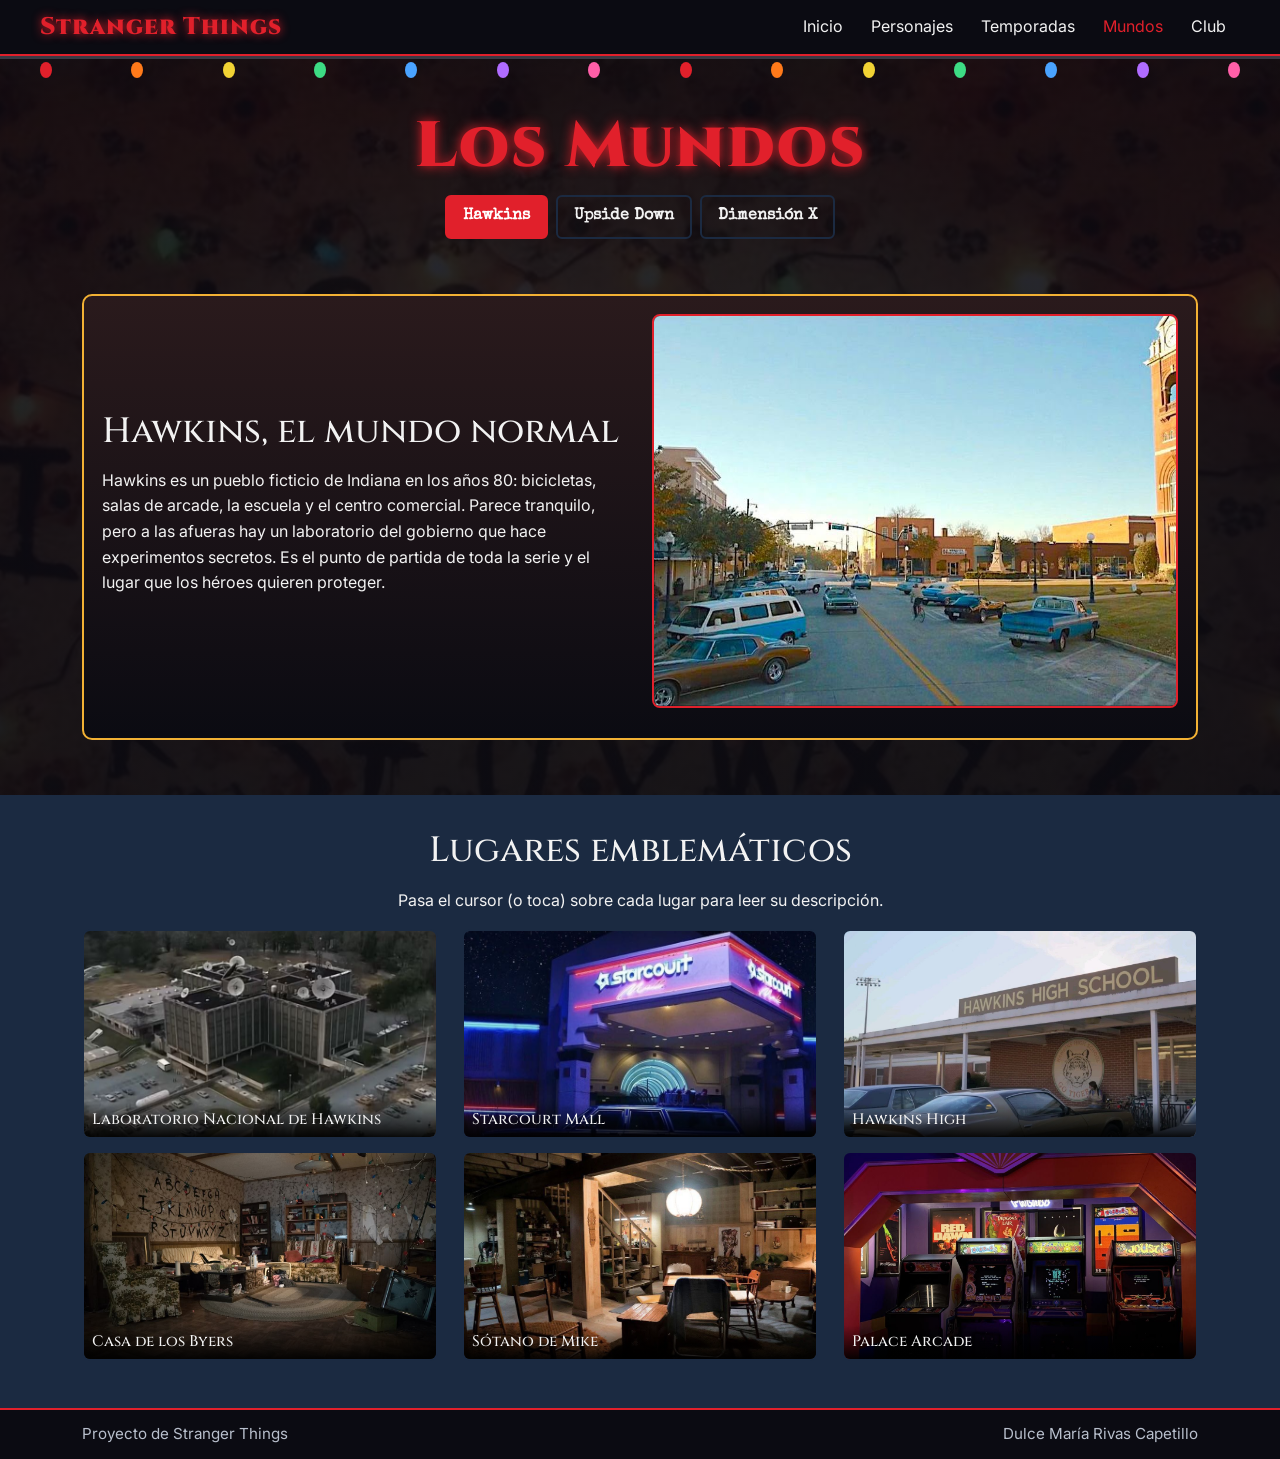
<file: mundos.html>
<!DOCTYPE html>
<html lang="es">
<head>
  <meta charset="UTF-8">
  <meta name="viewport" content="width=device-width, initial-scale=1.0">
  <title>Stranger Things - Club Helfire</title>

  <link href="https://fonts.googleapis.com/css2?family=Cinzel:wght@700;900&family=Inter:wght@400;600&family=Special+Elite&display=swap" rel="stylesheet">
  <link href="https://cdn.jsdelivr.net/npm/bootstrap@5.3.3/dist/css/bootstrap.min.css" rel="stylesheet">
  <link href="style.css" rel="stylesheet">
</head>
<body>

  <header>
    <nav class="menu">
      <a class="logo" href="index.html">Stranger Things</a>
      <ul class="enlaces">
        <li><a href="index.html">Inicio</a></li>
        <li><a href="personajes.html">Personajes</a></li>
        <li><a href="temporadas.html" >Temporadas</a></li>
        <li><a href="mundos.html" class="activo">Mundos</a></li>
        <li><a href="club.html" >Club</a></li>
      </ul>
    </nav>
  </header>
<div class="luces">
    <span class="rojo"></span>
    <span class="naranja"></span>
    <span class="amarillo"></span>
    <span class="verde"></span>
    <span class="azul"></span>
    <span class="morado"></span>
    <span class="rosa"></span>
    <span class="rojo"></span>
    <span class="naranja"></span>
    <span class="amarillo"></span>
    <span class="verde"></span>
    <span class="azul"></span>
    <span class="morado"></span>
    <span class="rosa"></span>
  </div>
  <main>
  <section class="encabezado">
      <h1 class="titulo">Los Mundos</h1>
      <div class="botones-mundo">
        <button type="button" class="boton-mundo activo" data-mundo="hawkins">Hawkins</button>
        <button type="button" class="boton-mundo" data-mundo="upsidedown">Upside Down</button>
        <button type="button" class="boton-mundo" data-mundo="dimensionx">Dimensión X</button>
      </div>
    </section>

    <section class="seccion">
      <div class="container">

        <article id="hawkins" class="mundo">
          <div class="row align-items-center">
            <div class="col-md-6">
              <h2 class="titulo-seccion">Hawkins, el mundo normal</h2>
              <p>Hawkins es un pueblo ficticio de Indiana en los años 80: bicicletas, salas de arcade, la escuela y el centro comercial. Parece tranquilo, pero a las afueras hay un laboratorio del gobierno que hace experimentos secretos. Es el punto de partida de toda la serie y el lugar que los héroes quieren proteger.</p>
            </div>
            <div class="col-md-6">
              <img class="foto-mundo" src="img/hawkins.jpg" alt="Hawkins">
            </div>
          </div>
        </article>

        <article id="upsidedown"  class="mundo oculto">
          <div class="row align-items-center">
            <div class="col-md-6">
              <h2 class="titulo-seccion">El Upside Down (El Mundo del Revés)</h2>
              <p>Es una dimensión paralela y oscura, un reflejo deformado de Hawkins. Está cubierta de esporas, vides y niebla, y su aire es tóxico. Parece detenida en el tiempo, en noviembre de 1983. Ahí viven el Demogorgon, los Demoperros y el Mind Flayer. Se conecta con nuestro mundo mediante portales que se abrieron por los experimentos del Laboratorio.</p>
            </div>
            <div class="col-md-6">
              <img class="foto-mundo" src="img/upsidedown.jpg" alt="Upside Down">
            </div>
          </div>
        </article>

        <article id="dimensionx"  class="mundo oculto">
          <div class="row align-items-center">
            <div class="col-md-6">
              <h2 class="titulo-seccion">La Dimensión X</h2>
              <p>Es la idea de que existen otras dimensiones paralelas a la nuestra, espacios a los que no se llega con los sentidos normales. En la serie, los chicos aprenden este concepto de su profesor de ciencias, y les sirve para entender qué es el Upside Down: el ejemplo real de dimensión alterna que ellos descubren.</p>
            </div>
            <div class="col-md-6">
              <img class="foto-mundo" src="img/dimensionx.jpg" alt="Dimensión X">
            </div>
          </div>
        </article>
      </div>
    </section>
    
      <section class="seccion-azul">
      <div class="container">
        <h2 class="titulo-centro">Lugares emblemáticos</h2>
        <p class="texto-centro">Pasa el cursor (o toca) sobre cada lugar para leer su descripción.</p>
        <div class="row">
          <div class="col-6 col-lg-4">
            <article class="lugar" >
              <img src="img/laboratorio.jpg" alt="Laboratorio Nacional de Hawkins">
              <div class="texto-lugar">
                <h3>Laboratorio Nacional de Hawkins</h3>
                <p>Donde se hacían los experimentos con Eleven y se abrió el primer portal.</p>
              </div>
            </article>
          </div>
          <div class="col-6 col-lg-4">
            <article class="lugar">
              <img src="img/starcourt.jpg" alt="Starcourt Mall">
              <div class="texto-lugar">
                <h3>Starcourt Mall</h3>
                <p>El gran centro comercial de 1985, con un secreto bajo tierra.</p>
              </div>
            </article>
          </div>
          <div class="col-6 col-lg-4">
            <article class="lugar" >
              <img src="img/hawkinshigh.jpg" alt="Hawkins High">
              <div class="texto-lugar">
                <h3>Hawkins High</h3>
                <p>La escuela de los chicos y escenario de muchos momentos clave.</p>
              </div>
            </article>
          </div>
          <div class="col-6 col-lg-4">
            <article class="lugar" >
              <img src="img/byers.jpg" alt="Casa de los Byers">
              <div class="texto-lugar">
                <h3>Casa de los Byers</h3>
                <p>El hogar de Joyce, Jonathan y Will, lleno de luces de colores.</p>
              </div>
            </article>
          </div>
          <div class="col-6 col-lg-4">
            <article class="lugar" >
              <img src="img/sotano.jpg" alt="Sótano de Mike">
              <div class="texto-lugar">
                <h3>Sótano de Mike</h3>
                <p>Donde el grupo juega Calabozos y Dragones y planea todo.</p>
              </div>
            </article>
          </div>
          <div class="col-6 col-lg-4">
            <article class="lugar" >
              <img src="img/arcade.jpg" alt="Palace Arcade">
              <div class="texto-lugar">
                <h3>Palace Arcade</h3>
                <p>El arcade donde los chicos pasan las tardes.</p>
              </div>
            </article>
          </div>
        </div>
      </div>
    </section>
  </main>

  <footer class="pie">
    <div class="container d-flex justify-content-between">
      <p>Proyecto de Stranger Things</p>
      <p>Dulce María Rivas Capetillo</p>
    </div>
  </footer>
  <script src="funciones.js"></script>
</body>
</html>
</file>
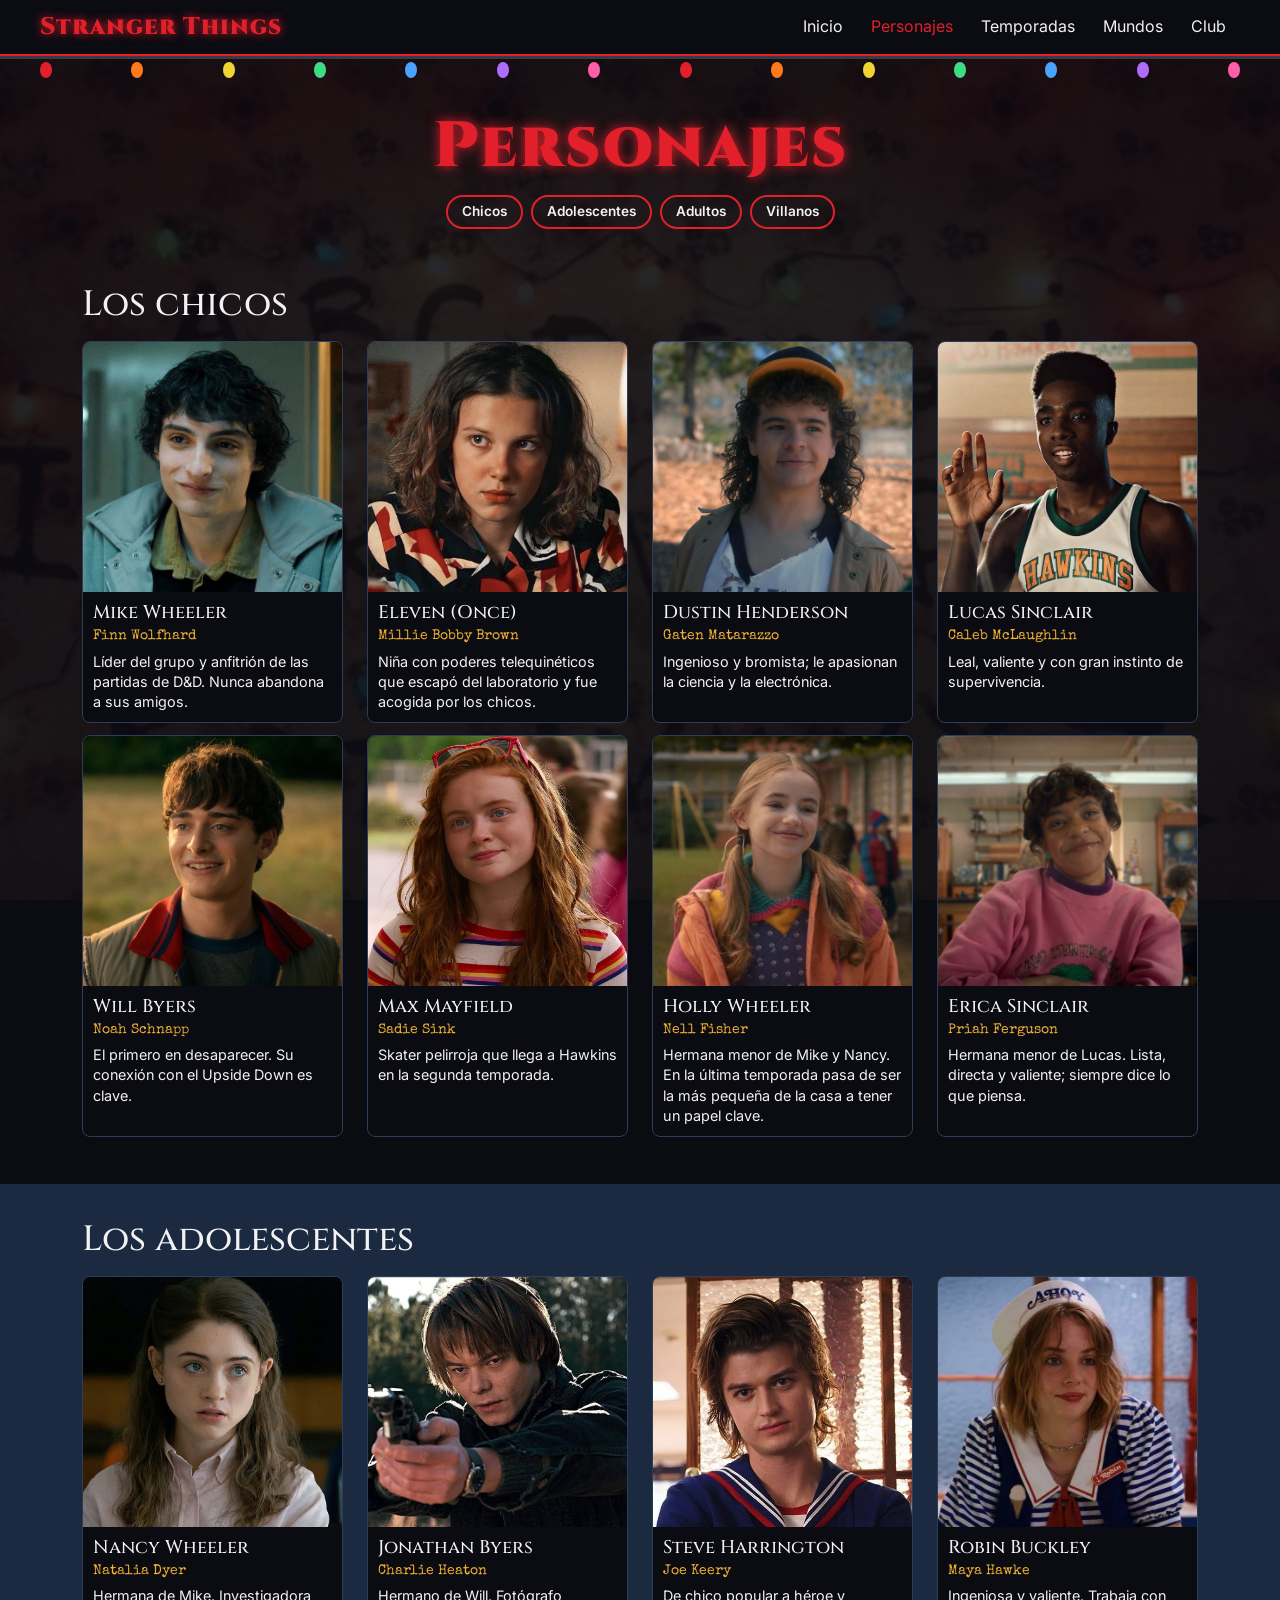
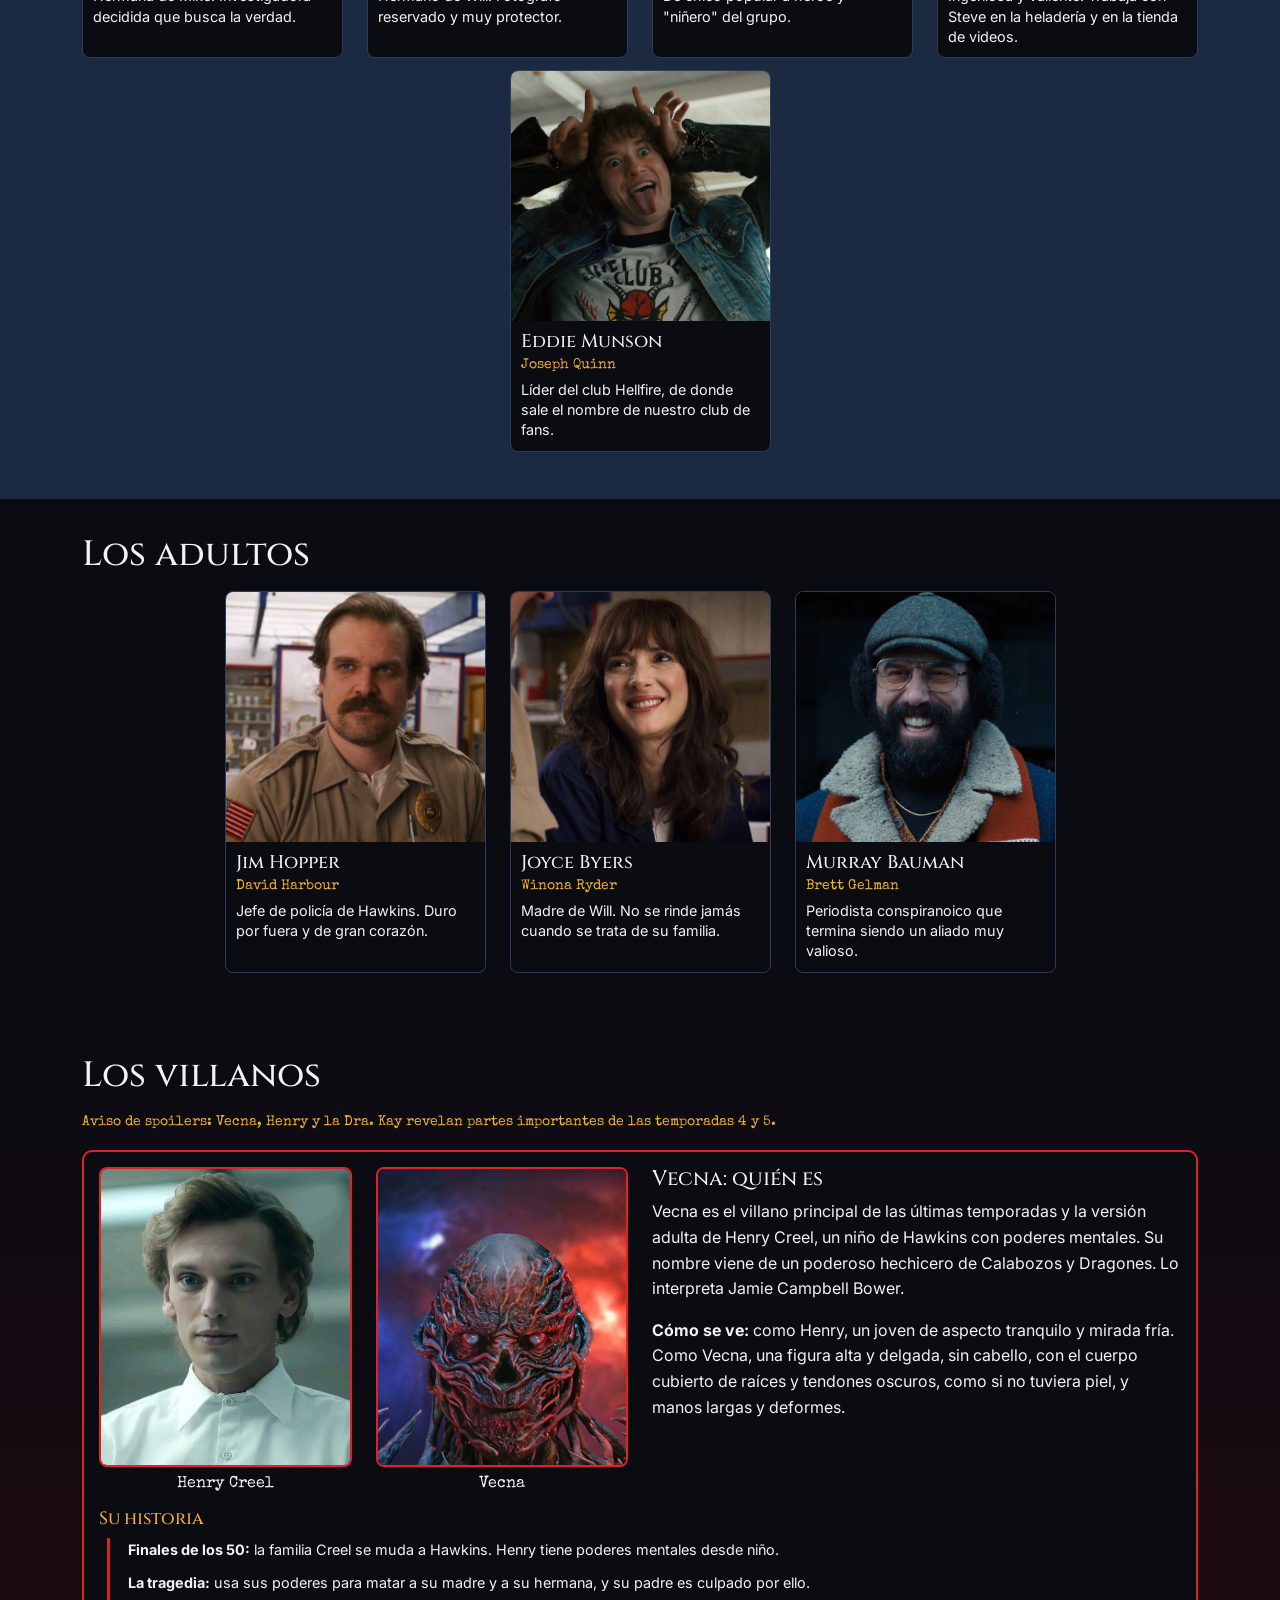
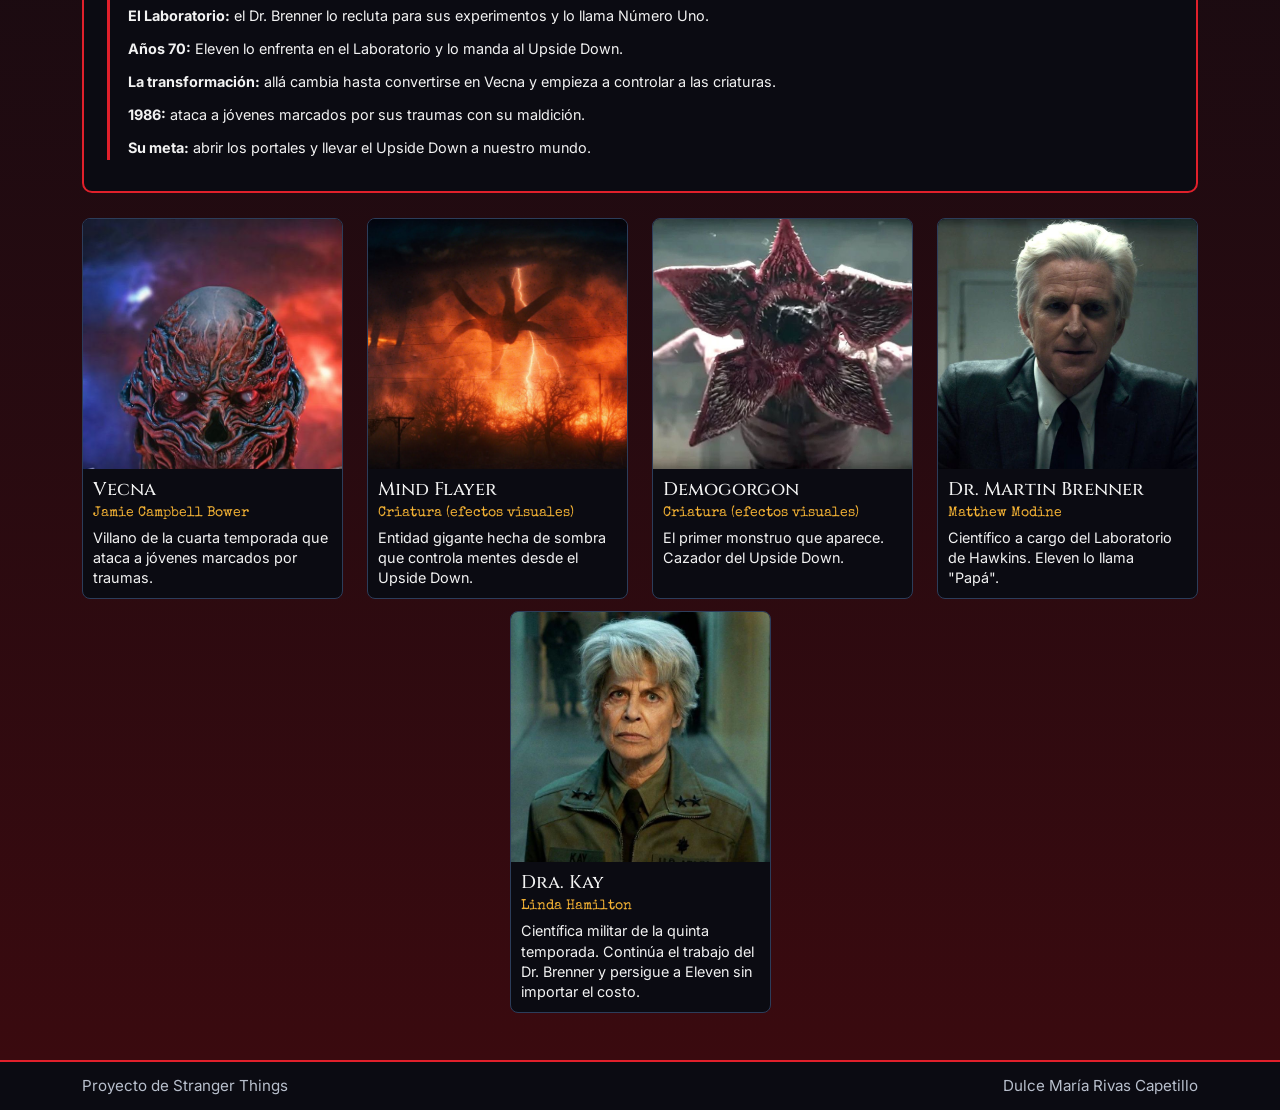
<file: personajes.html>
<!DOCTYPE html>
<html lang="es">
<head>
  <meta charset="UTF-8">
  <meta name="viewport" content="width=device-width, initial-scale=1.0">
  <title>Stranger Things | Personajes</title>

  <link href="https://fonts.googleapis.com/css2?family=Cinzel:wght@700;900&family=Inter:wght@400;600&family=Special+Elite&display=swap" rel="stylesheet">
  <link href="https://cdn.jsdelivr.net/npm/bootstrap@5.3.3/dist/css/bootstrap.min.css" rel="stylesheet">
  <link href="style.css" rel="stylesheet">
</head>
<body>

  <header>
    <nav class="menu">
      <a class="logo" href="index.html">Stranger Things</a>
      <ul class="enlaces">
        <li><a href="index.html">Inicio</a></li>
        <li><a href="personajes.html" class="activo">Personajes</a></li>
        <li><a href="temporadas.html">Temporadas</a></li>
        <li><a href="mundos.html">Mundos</a></li>
        <li><a href="club.html">Club</a></li>
      </ul>
    </nav>
  </header>
<div class="luces">
    <span class="rojo"></span>
    <span class="naranja"></span>
    <span class="amarillo"></span>
    <span class="verde"></span>
    <span class="azul"></span>
    <span class="morado"></span>
    <span class="rosa"></span>
    <span class="rojo"></span>
    <span class="naranja"></span>
    <span class="amarillo"></span>
    <span class="verde"></span>
    <span class="azul"></span>
    <span class="morado"></span>
    <span class="rosa"></span>
  </div>
  <main>
    <section class="encabezado">
      <h1 class="titulo">Personajes</h1>
      <div class="atajos">
        <a href="#ninos">Chicos</a>
        <a href="#adolescentes">Adolescentes</a>
        <a href="#adultos">Adultos</a>
        <a href="#villanos">Villanos</a>
      </div>
    </section>
    <section id="ninos" class="seccion">
      <div class="container">
        <h2 class="titulo-seccion">Los chicos</h2>
        <div class="row">
          <div class="col-6 col-lg-3">
            <article class="personaje" id="mike">
              <img src="img/mike.jpg" alt="Mike Wheeler">
              <div class="texto-personaje">
                <h3>Mike Wheeler</h3>
                <p class="actor">Finn Wolfhard</p>
                <p>Líder del grupo y anfitrión de las partidas de D&D. Nunca abandona a sus amigos.</p>
              </div>
            </article>
          </div>
          <div class="col-6 col-lg-3">
            <article class="personaje" id="eleven" >
              <img src="img/eleven.jpg" alt="Eleven (Once)">
              <div class="texto-personaje">
                <h3>Eleven (Once)</h3>
                <p class="actor">Millie Bobby Brown</p>
                <p>Niña con poderes telequinéticos que escapó del laboratorio y fue acogida por los chicos.</p>
              </div>
            </article>
          </div>
          <div class="col-6 col-lg-3">
            <article class="personaje" id="dustin" >
              <img src="img/dustin.jpg" alt="Dustin Henderson">
              <div class="texto-personaje">
                <h3>Dustin Henderson</h3>
                <p class="actor">Gaten Matarazzo</p>
                <p>Ingenioso y bromista; le apasionan la ciencia y la electrónica.</p>
              </div>
            </article>
          </div>
          <div class="col-6 col-lg-3">
            <article class="personaje" id="lucas" >
              <img src="img/lucas.jpg" alt="Lucas Sinclair">
              <div class="texto-personaje">
                <h3>Lucas Sinclair</h3>
                <p class="actor">Caleb McLaughlin</p>
                <p>Leal, valiente y con gran instinto de supervivencia.</p>
              </div>
            </article>
          </div>
          <div class="col-6 col-lg-3">
            <article class="personaje" id="will" >
              <img src="img/will.jpg" alt="Will Byers">
              <div class="texto-personaje">
                <h3>Will Byers</h3>
                <p class="actor">Noah Schnapp</p>
                <p>El primero en desaparecer. Su conexión con el Upside Down es clave.</p>
              </div>
            </article>
          </div>
          <div class="col-6 col-lg-3">
            <article class="personaje" id="max">
              <img src="img/max.jpg" alt="Max Mayfield">
              <div class="texto-personaje">
                <h3>Max Mayfield</h3>
                <p class="actor">Sadie Sink</p>
                <p>Skater pelirroja que llega a Hawkins en la segunda temporada.</p>
              </div>
            </article>
          </div>
          <div class="col-6 col-lg-3">
            <article class="personaje" id="holly" >
              <img src="img/holly.jpg" alt="Holly Wheeler">
              <div class="texto-personaje">
                <h3>Holly Wheeler</h3>
                <p class="actor">Nell Fisher</p>
                <p>Hermana menor de Mike y Nancy. En la última temporada pasa de ser la más pequeña de la casa a tener un papel clave.</p>
              </div>
            </article>
          </div>
          <div class="col-6 col-lg-3">
            <article class="personaje" id="erica" >
              <img src="img/erica.jpg" alt="Erica Sinclair">
              <div class="texto-personaje">
                <h3>Erica Sinclair</h3>
                <p class="actor">Priah Ferguson</p>
                <p>Hermana menor de Lucas. Lista, directa y valiente; siempre dice lo que piensa.</p>
              </div>
            </article>
          </div>
        </div>
      </div>
    </section>

    <section id="adolescentes" class="seccion-azul">
      <div class="container">
        <h2 class="titulo-seccion">Los adolescentes</h2>
        <div class="row">
          <div class="col-6 col-lg-3">
            <article class="personaje" id="nancy">
              <img src="img/nancy.jpg" alt="Nancy Wheeler">
              <div class="texto-personaje">
                <h3>Nancy Wheeler</h3>
                <p class="actor">Natalia Dyer</p>
                <p>Hermana de Mike. Investigadora decidida que busca la verdad.</p>
              </div>
            </article>
          </div>
          <div class="col-6 col-lg-3">
            <article class="personaje" id="jonathan" >
              <img src="img/jonathan.jpg" alt="Jonathan Byers">
              <div class="texto-personaje">
                <h3>Jonathan Byers</h3>
                <p class="actor">Charlie Heaton</p>
                <p>Hermano de Will. Fotógrafo reservado y muy protector.</p>
              </div>
            </article>
          </div>
          <div class="col-6 col-lg-3">
            <article class="personaje" id="steve" >
              <img src="img/steve.jpg" alt="Steve Harrington">
              <div class="texto-personaje">
                <h3>Steve Harrington</h3>
                <p class="actor">Joe Keery</p>
                <p>De chico popular a héroe y &quot;niñero&quot; del grupo.</p>
              </div>
            </article>
          </div>
          <div class="col-6 col-lg-3">
            <article class="personaje" id="robin" >
              <img src="img/robin.jpg" alt="Robin Buckley">
              <div class="texto-personaje">
                <h3>Robin Buckley</h3>
                <p class="actor">Maya Hawke</p>
                <p>Ingeniosa y valiente. Trabaja con Steve en la heladería y en la tienda de videos.</p>
              </div>
            </article>
          </div>
          <div class="col-6 col-lg-3">
            <article class="personaje" id="eddie">
              <img src="img/eddie.jpg" alt="Eddie Munson">
              <div class="texto-personaje">
                <h3>Eddie Munson</h3>
                <p class="actor">Joseph Quinn</p>
                <p>Líder del club Hellfire, de donde sale el nombre de nuestro club de fans.</p>
              </div>
            </article>
          </div>
        </div>
      </div>
    </section>

     <section id="adultos" class="seccion">
      <div class="container">
        <h2 class="titulo-seccion">Los adultos</h2>
        <div class="row">
          <div class="col-6 col-lg-3">
            <article class="personaje" id="hopper" >
              <img src="img/hopper.jpg" alt="Jim Hopper">
              <div class="texto-personaje">
                <h3>Jim Hopper</h3>
                <p class="actor">David Harbour</p>
                <p>Jefe de policía de Hawkins. Duro por fuera y de gran corazón.</p>
              </div>
            </article>
          </div>
          <div class="col-6 col-lg-3">
            <article class="personaje" id="joyce">
              <img src="img/joyce.jpg" alt="Joyce Byers">
              <div class="texto-personaje">
                <h3>Joyce Byers</h3>
                <p class="actor">Winona Ryder</p>
                <p>Madre de Will. No se rinde jamás cuando se trata de su familia.</p>
              </div>
            </article>
          </div>
          <div class="col-6 col-lg-3">
            <article class="personaje" id="murray" >
              <img src="img/murray.jpg" alt="Murray Bauman">
              <div class="texto-personaje">
                <h3>Murray Bauman</h3>
                <p class="actor">Brett Gelman</p>
                <p>Periodista conspiranoico que termina siendo un aliado muy valioso.</p>
              </div>
            </article>
          </div>
        </div>
      </div>
    </section>
 <section id="villanos" class="seccion-villanos">
      <div class="container">
        <h2 class="titulo-seccion">Los villanos</h2>
        <p class="aviso">Aviso de spoilers: Vecna, Henry y la Dra. Kay revelan partes importantes de las temporadas 4 y 5.</p>
        <article class="info-vecna">
          <div class="row">
            <div class="col-6 col-md-3">
              <img class="foto-vecna" src="img/henry-creel.jpg" alt="Henry Creel">
              <p class="nombre-foto">Henry Creel</p>
            </div>
            <div class="col-6 col-md-3">
              <img class="foto-vecna" src="img/vecna.jpg" alt="Vecna">
              <p class="nombre-foto">Vecna</p>
            </div>
            <div class="col-md-6">
              <h3>Vecna: quién es</h3>
              <p>Vecna es el villano principal de las últimas temporadas y la versión adulta de Henry Creel, un niño de Hawkins con poderes mentales. Su nombre viene de un poderoso hechicero de Calabozos y Dragones. Lo interpreta Jamie Campbell Bower.</p>
              <p><strong>Cómo se ve:</strong> como Henry, un joven de aspecto tranquilo y mirada fría. Como Vecna, una figura alta y delgada, sin cabello, con el cuerpo cubierto de raíces y tendones oscuros, como si no tuviera piel, y manos largas y deformes.</p>
            </div>
          </div>
          <h4>Su historia</h4>
          <ol class="historia">
            <li><strong>Finales de los 50:</strong> la familia Creel se muda a Hawkins. Henry tiene poderes mentales desde niño.</li>
            <li><strong>La tragedia:</strong> usa sus poderes para matar a su madre y a su hermana, y su padre es culpado por ello.</li>
            <li><strong>El Laboratorio:</strong> el Dr. Brenner lo recluta para sus experimentos y lo llama Número Uno.</li>
            <li><strong>Años 70:</strong> Eleven lo enfrenta en el Laboratorio y lo manda al Upside Down.</li>
            <li><strong>La transformación:</strong> allá cambia hasta convertirse en Vecna y empieza a controlar a las criaturas.</li>
            <li><strong>1986:</strong> ataca a jóvenes marcados por sus traumas con su maldición.</li>
            <li><strong>Su meta:</strong> abrir los portales y llevar el Upside Down a nuestro mundo.</li>
          </ol>
        </article>
        <div class="row">
          <div class="col-6 col-lg-3">
            <article class="personaje" id="vecna">
              <img src="img/vecna.jpg" alt="Vecna">
              <div class="texto-personaje">
                <h3>Vecna</h3>
                <p class="actor">Jamie Campbell Bower</p>
                <p>Villano de la cuarta temporada que ataca a jóvenes marcados por traumas.</p>
              </div>
            </article>
          </div>
          <div class="col-6 col-lg-3">
            <article class="personaje" id="mindflayer" >
              <img src="img/mindflayer.jpg" alt="Mind Flayer">
              <div class="texto-personaje">
                <h3>Mind Flayer</h3>
                <p class="actor">Criatura (efectos visuales)</p>
                <p>Entidad gigante hecha de sombra que controla mentes desde el Upside Down.</p>
              </div>
            </article>
          </div>
          <div class="col-6 col-lg-3">
            <article class="personaje" id="demogorgon" >
              <img src="img/demogorgon.jpg" alt="Demogorgon">
              <div class="texto-personaje">
                <h3>Demogorgon</h3>
                <p class="actor">Criatura (efectos visuales)</p>
                <p>El primer monstruo que aparece. Cazador del Upside Down.</p>
              </div>
            </article>
          </div>
          <div class="col-6 col-lg-3">
            <article class="personaje" id="brenner" >
              <img src="img/brenner.jpg" alt="Dr. Martin Brenner">
              <div class="texto-personaje">
                <h3>Dr. Martin Brenner</h3>
                <p class="actor">Matthew Modine</p>
                <p>Científico a cargo del Laboratorio de Hawkins. Eleven lo llama &quot;Papá&quot;.</p>
              </div>
            </article>
          </div>
          <div class="col-6 col-lg-3">
            <article class="personaje" id="kay" >
              <img src="img/kay.jpg" alt="Dra. Kay">
              <div class="texto-personaje">
                <h3>Dra. Kay</h3>
                <p class="actor">Linda Hamilton</p>
                <p>Científica militar de la quinta temporada. Continúa el trabajo del Dr. Brenner y persigue a Eleven sin importar el costo.</p>
              </div>
            </article>
          </div>
        </div>
      </div>
    </section>
      

  </main>

  <footer class="pie">
    <div class="container d-flex justify-content-between">
      <p>Proyecto de Stranger Things</p>
      <p>Dulce María Rivas Capetillo</p>
    </div>
  </footer>

  <script src="funciones.js"></script>
</body>
</html>
</file>
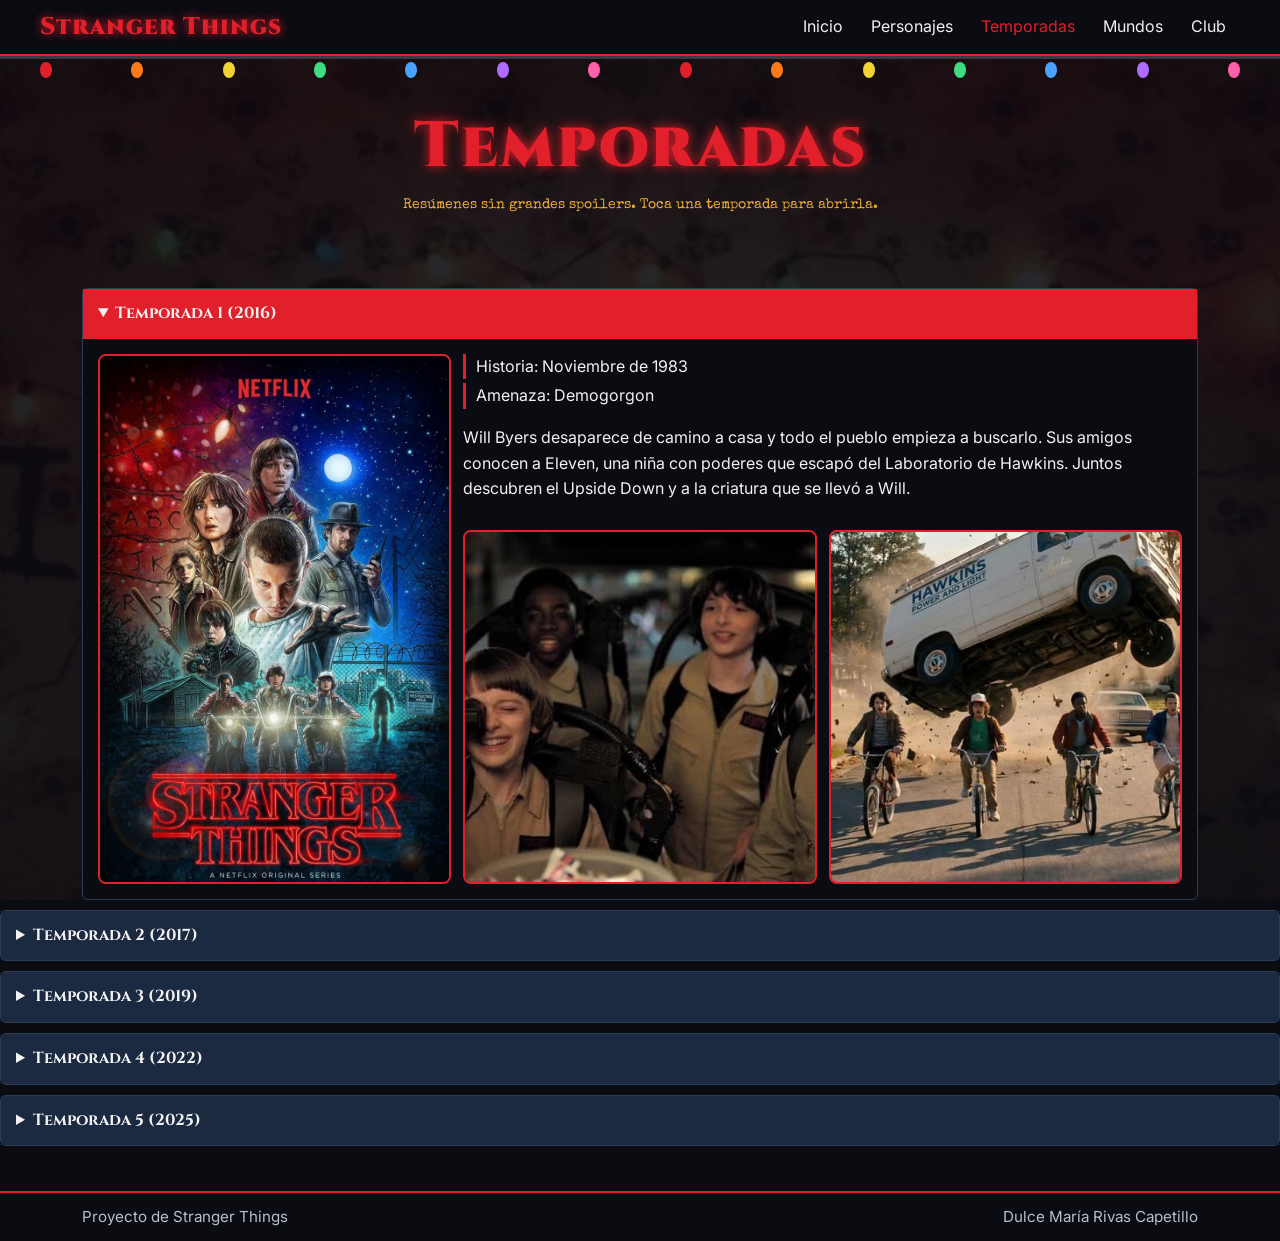
<file: temporadas.html>
<!DOCTYPE html>
<html lang="es">
<head>
  <meta charset="UTF-8">
  <meta name="viewport" content="width=device-width, initial-scale=1.0">
  <title>Stranger Things - Temporadas</title>

  <link href="https://fonts.googleapis.com/css2?family=Cinzel:wght@700;900&family=Inter:wght@400;600&family=Special+Elite&display=swap" rel="stylesheet">
  <link href="https://cdn.jsdelivr.net/npm/bootstrap@5.3.3/dist/css/bootstrap.min.css" rel="stylesheet">
  <link href="style.css" rel="stylesheet">
</head>
<body>

  <header>
    <nav class="menu">
      <a class="logo" href="index.html">Stranger Things</a>
      <ul class="enlaces">
        <li><a href="index.html">Inicio</a></li>
        <li><a href="personajes.html">Personajes</a></li>
        <li><a href="temporadas.html" class="activo">Temporadas</a></li>
        <li><a href="mundos.html" >Mundos</a></li>
        <li><a href="club.html">Club</a></li>
      </ul>
    </nav>
  </header>
<div class="luces">
    <span class="rojo"></span>
    <span class="naranja"></span>
    <span class="amarillo"></span>
    <span class="verde"></span>
    <span class="azul"></span>
    <span class="morado"></span>
    <span class="rosa"></span>
    <span class="rojo"></span>
    <span class="naranja"></span>
    <span class="amarillo"></span>
    <span class="verde"></span>
    <span class="azul"></span>
    <span class="morado"></span>
    <span class="rosa"></span>
  </div>
  <main>
     <section class="encabezado">
      <h1 class="titulo">Temporadas</h1>
      <p class="aviso">Resúmenes sin grandes spoilers. Toca una temporada para abrirla.</p>
    </section>

    <section class="seccion">
      <div class="container">
        <details class="temporada" id="temporada1" open>
          <summary>Temporada 1 (2016)</summary>
           <div class="contenido-temporada">
            <div class="texto-temporada">
              <ul class="datos">
                   <li>Historia: Noviembre de 1983</li>
                  <li>Amenaza: Demogorgon</li>
                </ul>
                <p>Will Byers desaparece de camino a casa y todo el pueblo empieza a buscarlo. Sus amigos conocen a Eleven, una niña con poderes que escapó del Laboratorio de Hawkins. Juntos descubren el Upside Down y a la criatura que se llevó a Will.</p>
                </div>
            <img class="poster" src="img/temporada1-1.jpg" alt="Póster de la temporada 1">
            <div class="foto-escena"><img src="img/temporada1-2.jpg" alt="Escena de la temporada 1"></div>
            <div class="foto-escena"><img src="img/temporada1-3.jpg" alt="Otra escena de la temporada 1"></div>
          </div>
          </div>
        </details>
       <details class="temporada" id="temporada2">
          <summary>Temporada 2 (2017)</summary>
          <div class="contenido-temporada">
            <div class="texto-temporada">
              <ul class="datos">
                <li>Historia: Octubre de 1984</li>
                  <li>Amenaza: Mind Flayer</li>
                </ul>
                <p>Will sigue conectado con el Upside Down y tiene visiones de una enorme sombra. Llegan Max y su hermano Billy, Dustin adopta una criatura misteriosa y Eleven busca respuestas sobre su pasado. El grupo debe cerrar una puerta que se abre bajo el Laboratorio.</p>
                </div>
            <img class="poster" src="img/temporada2-1.jpg" alt="Póster de la temporada 2">
            <div class="foto-escena"><img src="img/temporada2-2.jpg" alt="Escena de la temporada 2"></div>
            <div class="foto-escena"><img src="img/temporada2-3.jpg" alt="Otra escena de la temporada 2"></div>
          </div>
          </div>
        </details>
        <details class="temporada" id="temporada3">
          <summary>Temporada 3 (2019)</summary>
          <div class="contenido-temporada">
            <div class="texto-temporada">
              <ul class="datos">
                <li>Historia: Verano de 1985</li>
                  <li>Amenaza: Mind Flayer y los rusos</li>
                </ul>
                <p>Abre el Starcourt Mall en Hawkins, pero bajo él se esconde una operación secreta. El Mind Flayer vuelve a controlar a personas del pueblo y los amigos deben detenerlo en pleno verano. La temporada termina con una despedida dolorosa y una mudanza.</p>
                </div>
            <img class="poster" src="img/temporada3-1.jpg" alt="Póster de la temporada 3">
            <div class="foto-escena"><img src="img/temporada3-2.jpg" alt="Escena de la temporada 3"></div>
            <div class="foto-escena"><img src="img/temporada3-3.jpg" alt="Otra escena de la temporada 3"></div>
          </div>
          </div>
        </details>
        <details class="temporada" id="temporada4">
          <summary>Temporada 4 (2022)</summary>
         <div class="contenido-temporada">
            <div class="texto-temporada">
              <ul class="datos">
                <li>Historia: Marzo de 1986</li>
                  <li>Amenaza: Vecna</li>
                </ul>
                <p>El grupo se separa: unos viajan a California y otro personaje es buscado en Rusia. En Hawkins, un nuevo ser llamado Vecna ataca a jóvenes marcados por sus traumas. Para detenerlo, los amigos deben entender su origen. El final deja a Hawkins en grave peligro.</p>
                </div>
            <img class="poster" src="img/temporada4-1.jpg" alt="Póster de la temporada 4">
            <div class="foto-escena"><img src="img/temporada4-2.jpg" alt="Escena de la temporada 4"></div>
            <div class="foto-escena"><img src="img/temporada4-3.jpg" alt="Otra escena de la temporada 4"></div>
          </div>
          </div>
        </details>
        <details class="temporada" id="temporada5">
          <summary>Temporada 5 (2025)</summary>
         <div class="contenido-temporada">
            <div class="texto-temporada">
              <ul class="datos">
                 <li>Historia: Otoño de 1987</li>
                  <li>Amenaza: Vecna</li>
                </ul>
                <p>La temporada final transcurre en Hawkins, ahora bajo control militar por las grietas hacia el Upside Down. Los héroes, ya mayores, se preparan para el enfrentamiento definitivo. Es el cierre de la historia que empezó en 1983.</p>
                
            </div>
            <img class="poster" src="img/temporada5-1.jpg" alt="Póster de la temporada 1">
            <div class="foto-escena"><img src="img/temporada5-2.jpg" alt="Escena de la temporada 5"></div>
            <div class="foto-escena"><img src="img/temporada5-3.jpg" alt="Otra escena de la temporada 5"></div>
          </div>
          </div>
        </details>
      </div>
    </section>
  </main>

  <footer class="pie">
    <div class="container d-flex justify-content-between">
      <p>Proyecto de Stranger Things</p>
      <p>Dulce María Rivas Capetillo</p>
    </div>
  </footer>

  <script src="funciones.js"></script>
</body>
</html>
</file>
<file: style.css>
body {
  background-color: #0b0b12;
  background-image: linear-gradient(rgba(11, 11, 18, 0.82), rgba(11, 11, 18, 0.92)), url("img/portada2.jpg");
  background-size: cover;
  font-size: 0.9rem;
  background-position: center;
  background-attachment: fixed;
  color: #f2f2f2;
  font-family: "Inter", sans-serif;
  line-height: 1.6;
}

h1, h2, h3, h4 {
  font-family: "Cinzel", serif;
}

h1 {
  color: #e1202b;
  text-align: center;
  text-shadow: 0 0 12px #e1202b;
} 
a {
  color: #f2f2f2;
}

.menu {
  display: flex;
  flex-direction: column;
  align-items: center;
  padding: 6px 10px;
  background-color: #0b0b12;
  border-bottom: 2px solid #e1202b;
}
.logo {
  font-family: "Cinzel", serif;
  font-weight: 900;
  font-size: 1.25rem;
  letter-spacing: 1px;
  color: #e1202b;
  text-decoration: none;
  text-shadow: 0 0 10px #e1202b;
}
.enlaces {
  display: flex;
  list-style: none;
  margin: 0;
  padding: 0;
}
.enlaces a {
  display: block;
  padding: 5px 7px;
  font-size: 0.78rem;
  color: #f2f2f2;
  text-decoration: none;
}
.enlaces a:hover, .enlaces a.activo {
  color: #e1202b;
}

.portada {
  padding: 20px 10px;
  text-align: center;
  background-image: linear-gradient(rgba(11, 11, 18, 0.6), rgba(11, 11, 18, 0.9)), url("img/portada.jpg");
  background-size: cover;
  background-position: center;
}
.fecha {
  margin: 0;
  font-family: "Special Elite", monospace;
  font-size: 0.85rem;
  color: #f2b134;
}
.titulo {
  margin: 3px 0 10px;
  font-size: 2rem;
  font-weight: 900;
  letter-spacing: 2px;
  animation: parpadeo 2s;
}
.titulo-seccion, .titulo-centro {
  margin-bottom: 15px;
  font-size: 1.6rem;
}
.titulo-centro, .texto-centro {
  text-align: center;
}
@keyframes parpadeo {
  0% { opacity: 1; }
  30% { opacity: 0.2; }
  60% { opacity: 1; }
  80% { opacity: 0.4; }
  100% { opacity: 1; }
}

.row > div {
  padding-bottom: 12px;
}
.seccion, .seccion-azul, .seccion-villanos {
  padding: 35px 0;
}
.seccion-villanos {
  background-image: linear-gradient(#0b0b12, #3a0a0f);
}
.aviso {
  font-family: "Special Elite", monospace;
  font-size: 0.85rem;
  color: #f2b134;
}
.seccion-azul {
  background-color: #1b2a41;
}
.titulo-seccion {
  margin-bottom: 15px;
  font-size: 1.6rem;
}
.datos {
  list-style: none;
  padding-left: 0;
}
.datos li {
  margin-bottom: 4px;
  padding-left: 10px;
  border-left: 3px solid #e1202b;
}
.foto-portada {
  display: block;
  width: 100%;
  height: 230px;
  object-fit: cover;
  border: 2px solid #e1202b;
  border-radius: 8px;
}
.foto-galeria {
  display: block;
  width: 100%;
  height: 130px;
  object-fit: cover;
  border: 2px solid #e1202b;
  border-radius: 8px;
  transition: transform 0.3s;
}
.foto-galeria:hover {
  transform: scale(1.05);
}
.solo-pc {
  display: none;
}
.formulario-luces {
  display: flex;
  justify-content: center;
  gap: 8px;
  max-width: 420px;
  margin: 0 auto;
}
.caja {
  width: 100%;
  padding: 8px 10px;
  background-color: #0b0b12;
  color: #f2f2f2;
  border: 2px solid #1b2a41;
  border-radius: 6px;
}
.caja:focus {
  outline: none;
  border-color: #e1202b;
}
.formulario-luces .caja {
  width: 70%;
  text-transform: uppercase;
}
.respuesta {
  min-height: 22px;
  margin: 5px 0 0;
  font-family: "Special Elite", monospace;
  font-size: 0.85rem;
}
.error {
  color: #ff6b73;
}
.boton-rojo, .boton-rapido {
  padding: 7px 16px;
  border: 2px solid #e1202b;
  border-radius: 6px;
  font-weight: 600;
  cursor: pointer;
}
.boton-rojo {
  background-color: #e1202b;
  color: white;
}
.boton-rojo:hover {
  background-color: #b8161f;
}
.boton-rapido {
  background-color: transparent;
  border-color: #1b2a41;
  color: #f2f2f2;
  font-family: "Special Elite", monospace;
}
.boton-rapido:hover {
  border-color: #e1202b;
  color: #e1202b;
}
.botones-rapidos {
  display: flex;
  justify-content: center;
  flex-wrap: wrap;
  gap: 8px;
  margin-top: 12px;
}
.pared {
  display: grid;
  grid-template-columns: repeat(9, 1fr);
  gap: 8px 3px;
  max-width: 560px;
  margin: 6px auto 0;
  padding: 10px 6px;
  background-color: #101a2e;
  border: 2px solid #1b2a41;
  border-radius: 10px;
}
.letra {
  font-family: "Special Elite", monospace;
  font-size: 0.8rem;
  color: #8a93a6;
}
.foco {
  display: block;
  width: 10px;
  height: 14px;
  margin: 0 auto 2px;
  border-radius: 50%;
  background-color: #2a3347;
}
.letra.prendida {
  color: #f2f2f2;
}
.luces {
  display: flex;
  justify-content: space-around;
  border-top: 3px solid #3a3a44;
  height: 30px;
  overflow: hidden;
}
.luces span {
  width: 12px;
  height: 16px;
  margin-top: 3px;
  border-radius: 50%;
  animation: brillar 2s infinite alternate;
}
.luces span:nth-child(even) {
  animation-delay: 1s;
}
.rojo { 
    background-color: #e1202b;
 }
.naranja { 
    background-color: #ff7a1a; 
}
.amarillo {
     background-color: #f2d334;
     }
.verde {
     background-color: #3ddc84; 
    }
.azul {
     background-color: #4aa3ff;
     }
.morado {
     background-color: #b06cff;
     }
.rosa {
     background-color: #ff5fa8;
     }
@keyframes brillar {
  from { 
    opacity: 0.5; }
  to { 
    opacity: 1; }
}
.pie {
  padding: 12px 0;
  background-color: #0b0b12;
  border-top: 2px solid #e1202b;
  font-size: 0.8rem;
  color: #b8bfcc;
}
.pie p {
  margin: 0;
}
.row {
  justify-content: center;
}

.encabezado {
  padding: 20px 10px;
  text-align: center;
  background-size: cover;
  background-position: center;
}
.atajos {
  display: flex;
  justify-content: center;
  flex-wrap: wrap;
  gap: 8px;
}
.atajos a {
  padding: 4px 14px;
  border: 2px solid #e1202b;
  border-radius: 50px;
  font-size: 0.85rem;
  font-weight: 600;
  text-decoration: none;
}
.atajos a:hover {
  background-color: #e1202b;
}
.personaje {
  height: 100%;
  overflow: hidden;
  background-color: #0b0b12;
  border: 1px solid #2c3d5a;
  border-radius: 8px;
}
.personaje:hover {
  border-color: #e1202b;
  box-shadow: 0 0 18px #e1202b;
}
.personaje img {
  display: block;
  width: 100%;
  height: 190px;
  object-fit: cover;
  object-position: top;
}
.texto-personaje {
  padding: 10px;
}
.texto-personaje h3 {
  margin-bottom: 2px;
  font-size: 1rem;
}
.texto-personaje p {
  margin: 0;
  font-size: 0.82rem;
  line-height: 1.4;
}
.texto-personaje .actor {
  margin-bottom: 5px;
  font-family: "Special Elite", monospace;
  color: #f2b134;
}
.info-vecna {
  margin-bottom: 25px;
  padding: 15px;
  background-color: #0b0b12;
  border: 2px solid #e1202b;
  border-radius: 10px;
}
.info-vecna h3 {
  font-size: 1.3rem;
}
.info-vecna h4 {
  font-size: 1.1rem;
  color: #f2b134;
}
.foto-vecna {
  display: block;
  width: 100%;
  height: 230px;
  object-fit: cover;
  object-position: top;
  border: 2px solid #e1202b;
  border-radius: 8px;
}
.nombre-foto {
  margin: 5px 0 0;
  text-align: center;
  font-family: "Special Elite", monospace;
}
.historia {
  margin-left: 8px;
  padding-left: 18px;
  list-style: none;
  border-left: 3px solid #e1202b;
}
.historia li {
  margin-bottom: 10px;
  font-size: 0.9rem;
}
.temporada {
  margin-bottom: 10px;
  background-color: #0b0b12;
  border: 1px solid #2c3d5a;
  border-radius: 6px;
}
.temporada summary {
  padding: 12px 15px;
  background-color: #1b2a41;
  font-family: "Cinzel", serif;
  font-weight: 700;
  cursor: pointer;
}
.temporada[open] summary {
  background-color: #e1202b;
}
.contenido-temporada {
  padding: 15px;
  display: grid;
  gap: 12px;
}
.poster {
  display: block;
  width: 150px;
  margin: 0 auto;
  aspect-ratio: 2 / 3;
  object-fit: cover;
  border: 2px solid #e1202b;
  border-radius: 8px;
}
.foto-escena {
  position: relative;
  width: 260px;
  max-width: 100%;
  height: 120px;
  margin: 0 auto;
  overflow: hidden;
  border: 2px solid #e1202b;
  border-radius: 8px;
}
.foto-escena img {
  position: absolute;
  top: 0;
  left: 0;
  width: 100%;
  height: 100%;
  object-fit: cover;
}
.mundo {
  padding: 18px;
  margin-bottom: 20px;
  border: 2px solid #1b2a41;
  border-radius: 10px;
}
#hawkins {
  background-image: linear-gradient(#2a1a1c, #0b0b12);
  border-color: #f2b134;
}
#upsidedown {
  background-image: linear-gradient(#0a1a33, #03060d);
  border-color: #4aa3ff;
}
#dimensionx {
  background-image: linear-gradient(#3a0a0f, black);
  border-color: #e1202b;
}
.foto-mundo {
  display: block;
  width: 100%;
  aspect-ratio: 4 / 3;
  object-fit: cover;
  object-position: center;
  border: 2px solid #e1202b;
  border-radius: 8px;
}
.botones-mundo {
  display: flex;
  justify-content: center;
  flex-wrap: wrap;
  gap: 8px;
}
.boton-mundo {
  padding: 7px 16px;
  border: 2px solid #1b2a41;
  border-radius: 6px;
  background-color: transparent;
  color: #f2f2f2;
  font-family: "Special Elite", monospace;
  font-weight: 600;
  cursor: pointer;
}
.boton-mundo:hover {
  border-color: #e1202b;
  color: #e1202b;
}
.boton-mundo.activo {
  background-color: #e1202b;
  border-color: #e1202b;
  color: white;
}
.oculto {
  display: none;
}
.lugar {
  position: relative;
  height: 170px;
  overflow: hidden;
  border: 2px solid #1b2a41;
  border-radius: 8px;
}
.lugar:hover {
  border-color: #e1202b;
}
.lugar img {
  width: 100%;
  height: 100%;
  object-fit: cover;
  transition: transform 0.4s;
}
.lugar:hover img {
  transform: scale(1.1);
}
.texto-lugar {
  position: absolute;
  left: 0;
  right: 0;
  bottom: 0;
  padding: 8px;
  background-image: linear-gradient(transparent, rgba(0, 0, 0, 0.92));
}
.texto-lugar h3 {
  margin: 0;
  font-size: 0.95rem;
}
.texto-lugar p {
  display: none;
  margin: 4px 0 0;
  font-size: 0.78rem;
  line-height: 1.35;
}
.lugar:hover .texto-lugar p {
  display: block;
}
label {
  display: block;
  margin-bottom: 4px;
  font-weight: 600;
}
.etiqueta {
  margin-bottom: 4px;
  font-weight: 600;
}
.opcion {
  display: inline-block;
  margin-right: 12px;
  font-weight: 400;
}
.caja.bien {
  border-color: #3ecf6b;
}
.caja.mal {
  border-color: #e1202b;
}
.carnet {
  padding: 20px;
  text-align: center;
  background-image: linear-gradient(#1b2a41, #0b0b12);
  border: 2px solid #e1202b;
  border-radius: 10px;
  box-shadow: 0 0 20px #e1202b;
}
.foto-carnet {
  display: block;
  width: 140px;
  height: 140px;
  margin: 0 auto 10px;
  object-fit: cover;
  object-position: top;
  border: 3px solid #e1202b;
  border-radius: 50%;
}
.nombre-carnet {
  font-family: "Special Elite", monospace;
  color: #f2b134;
}
.vista {
  display: block;
  width: 90px;
  height: 90px;
  margin-top: 6px;
  object-fit: cover;
  object-position: top;
  border: 2px solid #e1202b;
  border-radius: 50%;
}
.tarjeta {
  height: 100%;
  padding: 15px;
  background-color: #0b0b12;
  border: 1px solid #2c3d5a;
  border-top: 4px solid #e1202b;
  border-radius: 6px;
}
.tarjeta:hover {
     box-shadow: 0 0 18px #e1202b;
     }
.tarjeta h3 {
     font-size: 1.05rem; 
    }
.tarjeta p {
     font-size: 0.9rem; 
    }
.personaje img {
     height: 150px; }
.texto-personaje {
     padding: 8px; }
.texto-personaje h3 { 
    font-size: 0.9rem; }
.texto-personaje p {
     font-size: 0.75rem; }
.info-vecna { 
    padding: 12px; }
.info-vecna h3 {
     font-size: 1.1rem; }
.info-vecna p { 
    font-size: 0.78rem; }
.historia li {
     margin-bottom: 6px; font-size: 0.76rem; }
.foto-vecna {
     height: 170px; }
.mundo { 
    padding: 12px; }
.mundo .row { 
    flex-direction: column-reverse; }
.mundo p {
     font-size: 0.85rem; }
.foto-mundo {
     aspect-ratio: 16 / 9; }    
.caja { 
    padding: 6px 8px; }
label { 
    margin-bottom: 2px; font-size: 0.85rem; }
#formulario-club .error {
     margin: 0 0 6px; font-size: 0.8rem; }
.vista {
     width: 70px; height: 70px; }
.carnet button {
     margin-top: 10px; }      



/*responsivo xd*/
@media (min-width: 768px) {
     body { 
        font-size: 1rem;
     }
  .menu {
     flex-direction: row;
      justify-content: space-between;
       padding: 6px 40px;
     }
  .logo {
     font-size: 1.5rem; 
    }
  .enlaces a {
     padding: 8px 14px;
      font-size: 1rem;
     }
      .portada { 
        padding: 40px 10px; 
    }
  .titulo {
     font-size: 4rem;
     }
     
   .titulo-seccion, .titulo-centro { 
    font-size: 2.2rem; 
}
  .foto-galeria {
     height: 190px; 
    }

  .foto-portada {
     height: 300px;
     }

  .solo-pc {
     display: block; 
    }
  .pared { 
    gap: 14px 6px; 
    padding: 18px 12px;
 }
  .letra { 
    font-size: 1.1rem;
 }
  .foco {
     width: 14px; 
     height: 19px;
     }  
  .pie { 
    font-size: 0.95rem; 
}      
  .personaje img { 
    height: 250px; }
  .texto-personaje h3 { 
    font-size: 1.15rem; }
  .texto-personaje p {
     font-size: 0.9rem; } 
      .foto-vecna { 
        height: 300px; }
      .lugar { 
        height: 210px; }    
   .texto-personaje { 
    padding: 10px; }
  .info-vecna { 
    padding: 15px; }
  .info-vecna h3 {
     font-size: 1.3rem; }
  .info-vecna p { 
    font-size: 1rem; }
  .historia li {
     margin-bottom: 10px; font-size: 0.9rem; }   
      .contenido-temporada {
    grid-template-columns: 1fr 1fr 1fr;
    grid-template-rows: auto 1fr;
  }
  .texto-temporada { 
    grid-column: 2 / 4; }
  .poster { 
    grid-column: 1; grid-row: 1 / 3; width: 100%; margin: 0; }
  .foto-escena {
     width: auto; max-width: none; height: auto; min-height: 110px; margin: 0; }   
    .mundo {
         padding: 18px; }
  .mundo .row {
     flex-direction: row; }
  .mundo p { 
    font-size: 1rem; }
  .foto-mundo { 
    aspect-ratio: 4 / 3; } 
     .caja {
         padding: 8px 10px; }
  label {
     margin-bottom: 4px; font-size: 1rem; }
  .vista { 
    width: 90px; height: 90px; }
}
</file>
